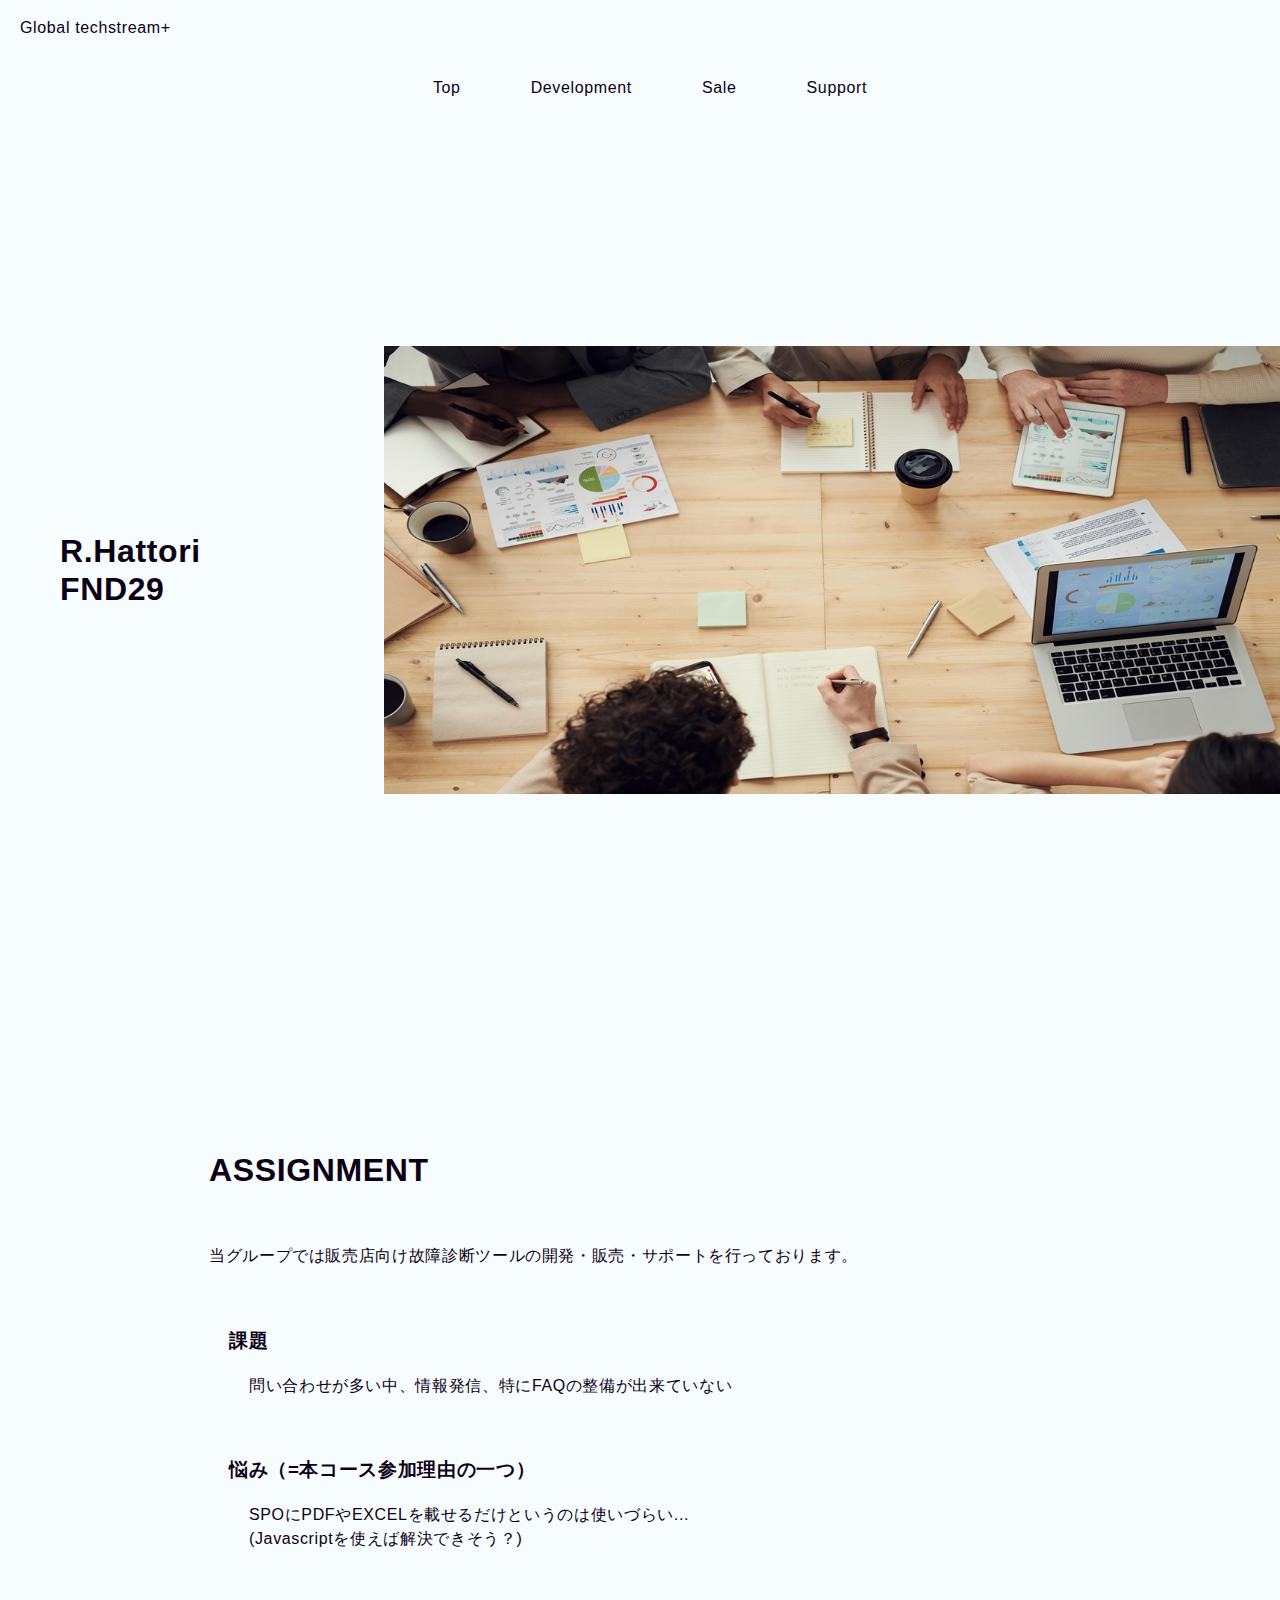
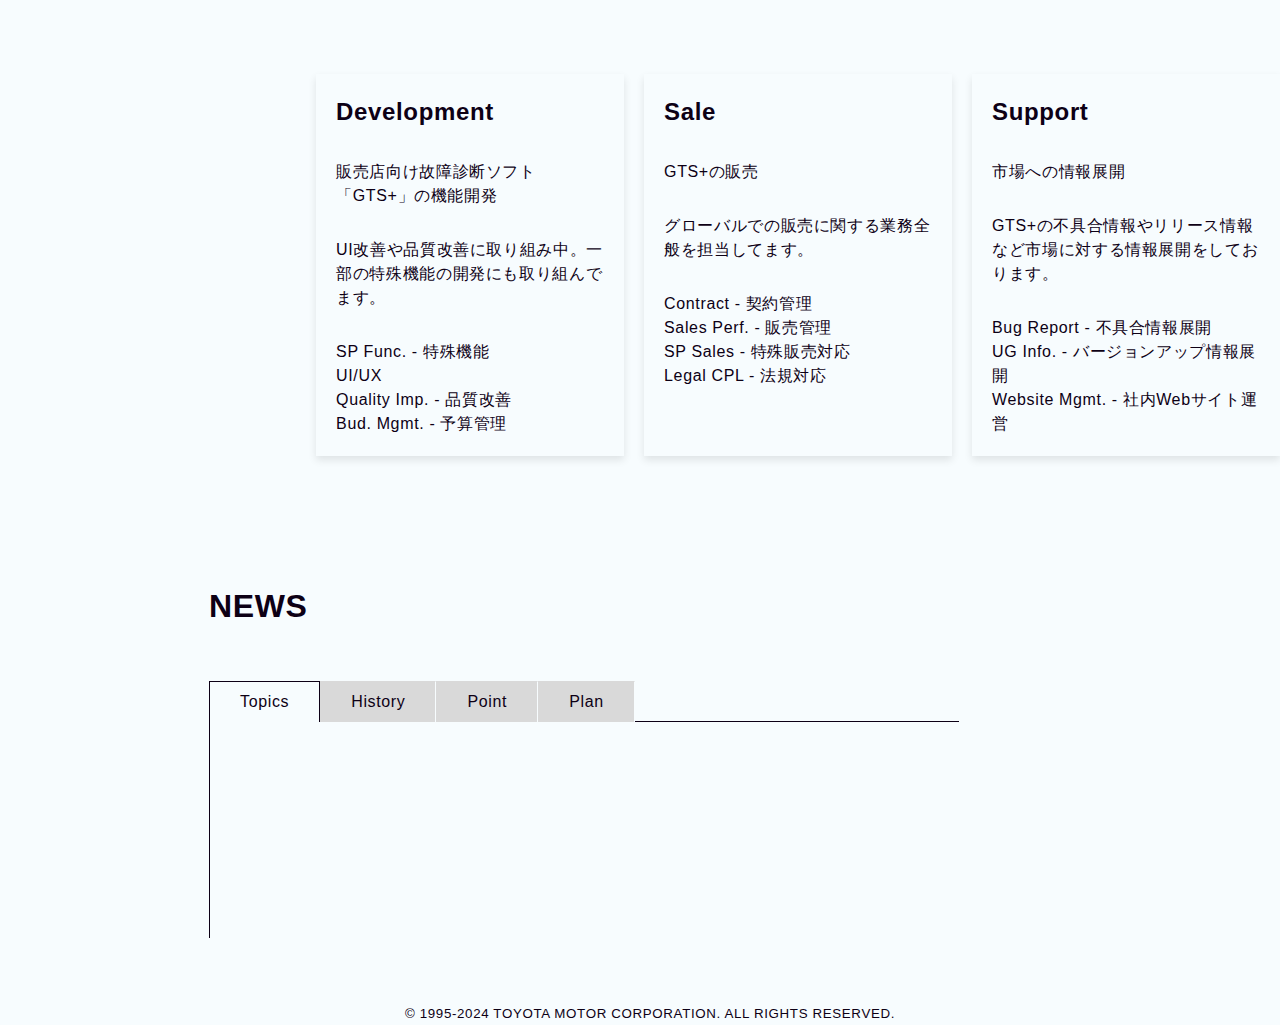
<file: index.html>
<!DOCTYPE html>
<html lang="ja">
<head>
    <meta charset="UTF-8">
    <meta name="description"  content="GIG基礎コース(FND29)のプレゼン資料です">
    <meta name="viewport" content="width=device-width, initial-scale=1.0">
    <title>DIG-自業務紹介</title>

    <link rel="stylesheet" href="css/style.css">
    <link rel="stylesheet" href="css/parts.css">
</head>
<body>
    <header class="header">
        <div class="headerLogo">
             <p>Global techstream+</p>
        </div>
        <nav class="headerNav">
            <ul class="headerNavMenu">
                <li class="headerNavMenuItem"><a href="#">Top</a>
                    <ul>
                        <li><a href="index.html">New</a></li>
                        <li><a href="old_Page.html">old Site</a></li>
                    </ul>
                </li>
                <li class="headerNavMenuItem"><a href="">Development</a>
                    <ul>
                        <li><a href="#">SP Func.</a></li>
                        <li><a href="#">UI/UX</a></li>
                        <li><a href="#">Quality Imp.</a></li>
                        <li><a href="#">Bud. Mgmt.</a></li>
                    </ul>
                </li>
                <li class="headerNavMenuItem"><a href="">Sale</a>
                    <ul>
                        <li><a href="#">Contract</a></li>
                        <li><a href="#">Sales Perf.</a></li>
                        <li><a href="#">SP Sales</a></li>
                        <li><a href="#">Legal CPL</a></li>
                    </ul>
                </li>
                <li class="headerNavMenuItem"><a href="">Support</a>
                    <ul>
                        <li><a href="#">Bug Report</a></li>
                        <li><a href="#">UG Info.</a></li>
                        <li><a href="#">Website Mgmt.</a></li>
                    </ul>
                </li>
            </ul>
        </nav>
    </header>
    <main class="main">
        <section class="mainHero">
            <div class="container">
                <div class="mainHeroHignlight">
                    <h1><strong>R.Hattori</strong><br>FND29</h1>
                </div>
                <figure class="mainHeroImg">
                    <img src="img/001.jpg" alt="hero" class="img-right">
                </figure>
            </div>
        </section>
        <section class="mainCard">
            <div class="mainCardSubject">
                <h2>Assignment</h2>
                <p class="mainCardSubjectExplain">
                    当グループでは販売店向け故障診断ツールの開発・販売・サポートを行っております。
                </p>
                <h3>課題</h3>
                <p>問い合わせが多い中、情報発信、特にFAQの整備が出来ていない</p>
                <h3>悩み（=本コース参加理由の一つ）</h3>
                <p>SPOにPDFやEXCELを載せるだけというのは使いづらい...<br>(Javascriptを使えば解決できそう？)</p>
            </div>
            
            <div class="mainCardArticle">
                <section class="mainCardSection">
                    <div>
                        <header>
                            <h3>Development</h3>
                            <p>販売店向け故障診断ソフト「GTS+」の機能開発</p>
                        </header>
                        <p>UI改善や品質改善に取り組み中。一部の特殊機能の開発にも取り組んでます。</p>
                        <ul>
                            <li>SP Func. - 特殊機能</li>
                            <li>UI/UX</li>
                            <li>Quality Imp. - 品質改善</li>
                            <li>Bud. Mgmt. - 予算管理</li>
                        </ul>
                    </div>
                </section>
                <section class="mainCardSection">
                    <div>
                        <header>
                            <h3>Sale</h3>
                            <p>GTS+の販売</p>
                        </header>
                        <p>グローバルでの販売に関する業務全般を担当してます。</p>
                        <ul>
                            <li>Contract - 契約管理</li>
                            <li>Sales Perf. - 販売管理</li>
                            <li>SP Sales - 特殊販売対応</li>
                            <li>Legal CPL - 法規対応</li>
                        </ul>
                    </div>
                </section>
                <section class="mainCardSection">
                    <div>
                        <header>
                            <h3>Support</h3>
                            <p>市場への情報展開</p>
                        </header>
                        <p>GTS+の不具合情報やリリース情報など市場に対する情報展開をしております。</p>
                        <ul>
                            <li>Bug Report - 不具合情報展開</a></li>
                            <li>UG Info. - バージョンアップ情報展開</a></li>
                            <li>Website Mgmt. - 社内Webサイト運営</li>
                        </ul>
                    </div>
                </section>
            </div>
        </section>
        <section class="mainTopic">
            <h2>News</h2>
            <div class="tabArea">
                <div>
                    <ul class="tab">
                        <li class="active"><a href="#topics">Topics</a></li>
                        <li><a href="#history">History</a></li>
                        <li><a href="#point">Point</a></li>
                        <li><a href="#plan">Plan</a></li>
                    </ul>
                    <div class="tabChoiceArea">
                        <div id="topics" class="area isActive">
                            <ul>
                            <li><a href="#"><time datetime="2024-08-08">2024.08.08</time>カクテルシェイカーでアイスコーヒーができることに気付く</a></li>
                            <li><a href="#"><time datetime="2024-08-01">2024.08.01</time>アイスコーヒーメーカーで冷茶が入れられることに気付く</a></li>
                            </ul>
                        </div>
                        <div id="history" class="area">
                            <ul>
                            <li><a href="#"><time datetime="2024-09-03">2024.09.03</time>プレゼン発表 & DIG基礎コース修了</a></li>
                            <li><a href="#"><time datetime="2024-08-23">2024.08.23</time>プレゼンを作り始める</a></li>
                            <li><a href="#"><time datetime="2024-07-31">2024.07.31</time>DIG基礎コース受講開始</a></li>
                            </ul>
                        </div>
                        <div id="point" class="area">
                            <ul>
                            <li><a href="#">■目標<br>社内Webサイトの改善</a></li>
                            <li><a href="#">■苦労した点<br>何が起こっているのかイメージしにくい</a></li>
                            <li><a href="#">■成長した点<br>世の中のコードを少し理解できるようになった</a></li>
                            <li><a href="#">■所感<br>実現したい機能が出来ると快感！</a></li>
                            </ul>
                        </div> 
                        <div id="plan" class="area">
                            <ul>
                            <li><a href="#"><time datetime="2024-10-02">2024.10.02</time>FAQページ検討開始</a></li>
                            <li><a href="#"><time datetime="2024-10-01">2024.10.01</time>新 社内向けWEBページ公開</a></li>
                            <li><a href="#"><time datetime="2024-09-09">2024.09.09</time>社内向けWEBページ改修検討開始</a></li>
                            </ul>
                        </div> 
                    </div> 
                </div>
            </div>
        </section>
    </main>
    <footer class="footer">
        <small>&copy; 1995-2024 TOYOTA MOTOR CORPORATION. ALL RIGHTS RESERVED.</small>
    </footer>
    <script src="js/script.js"></script>
</body>

</html>
</file>
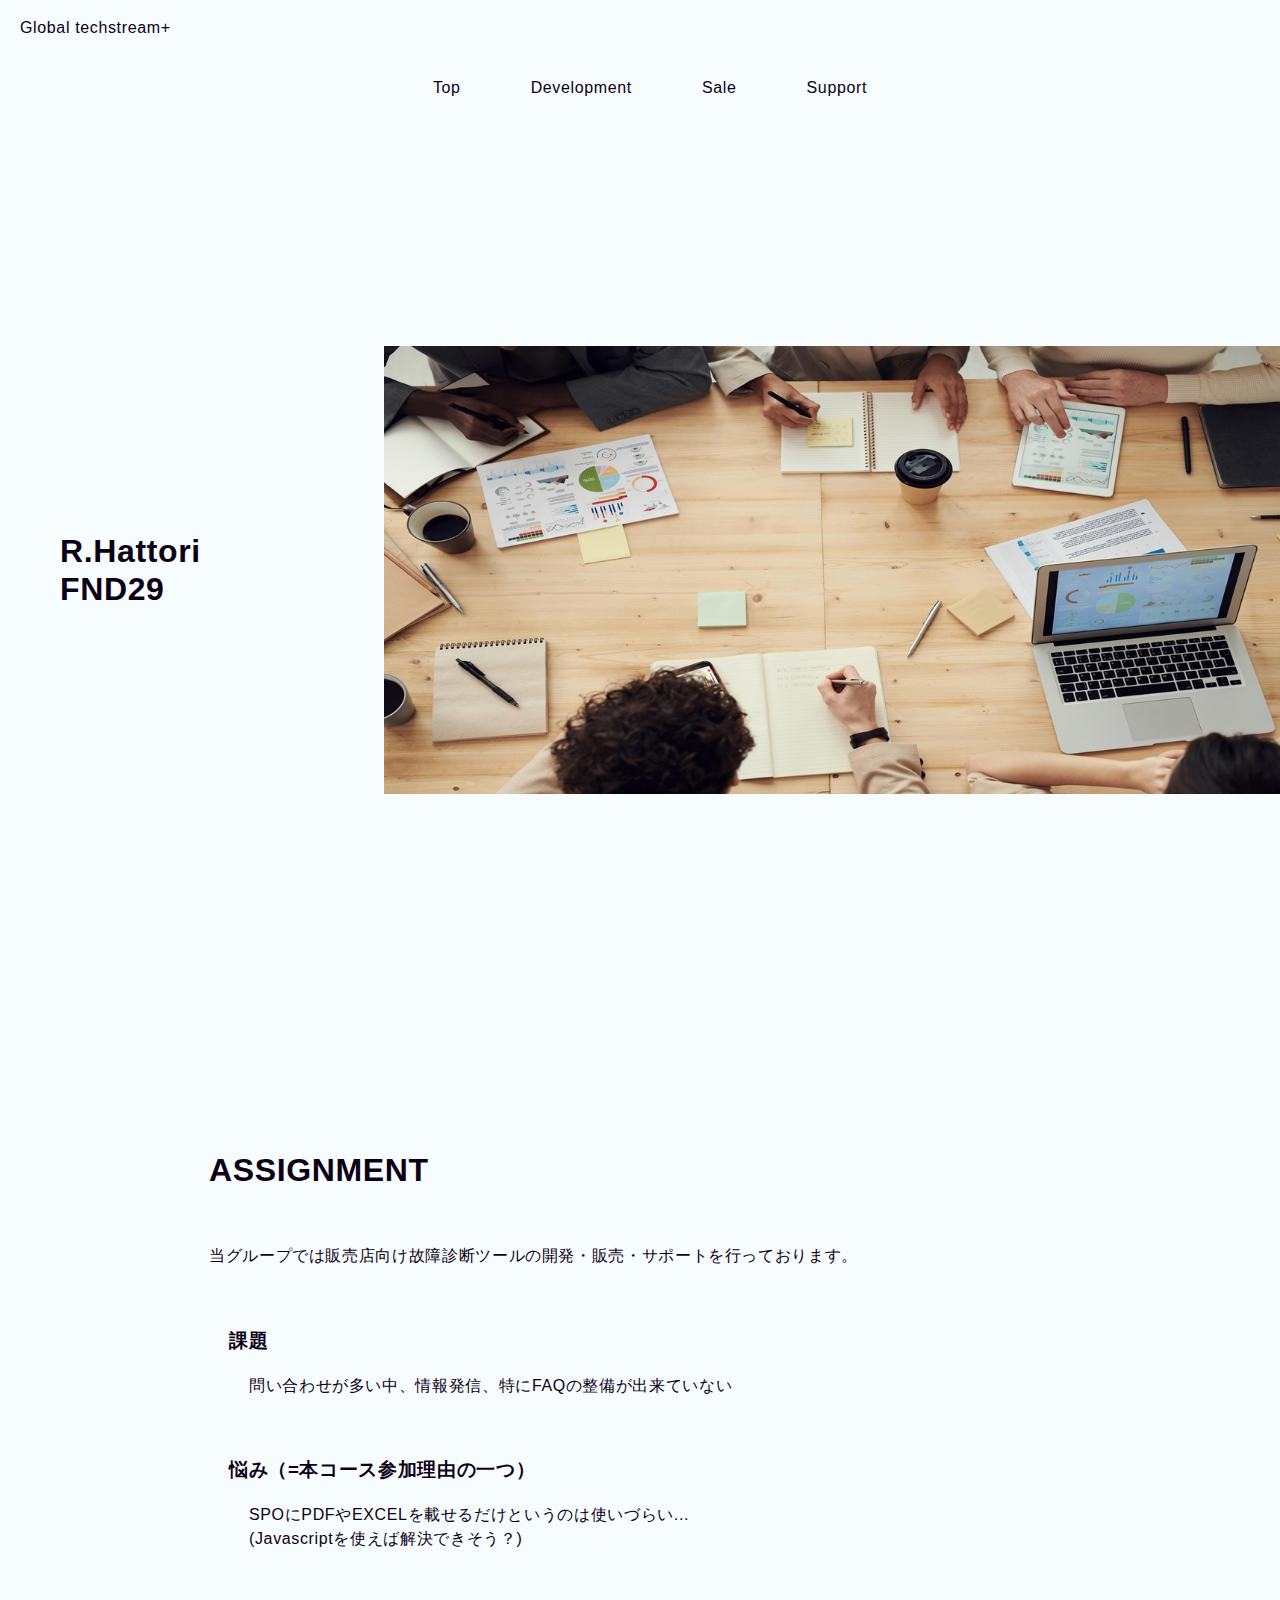
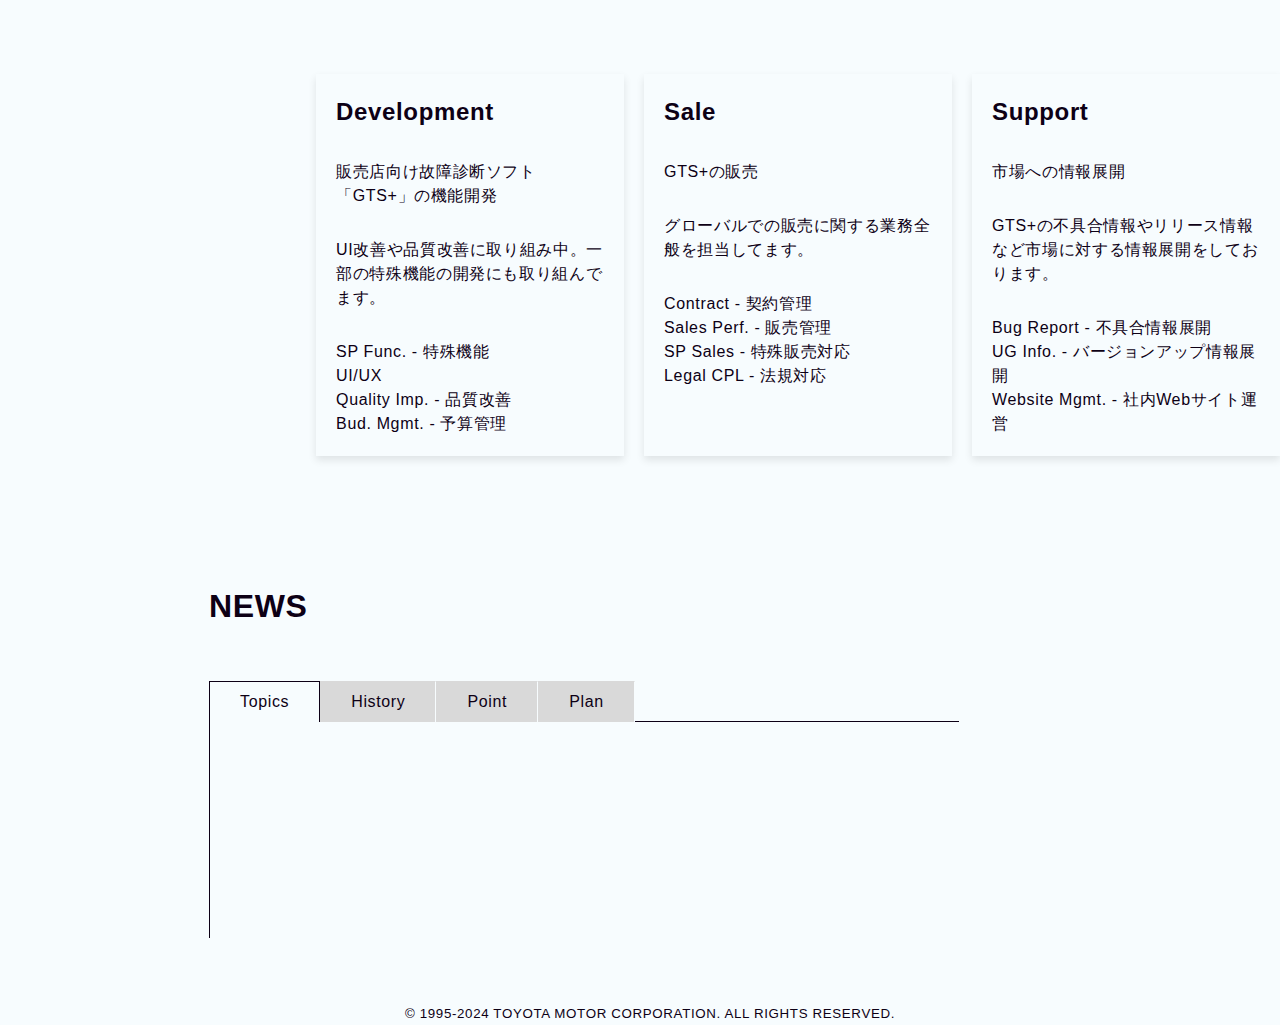
<file: old_Page.html>
<!DOCTYPE html>
<html lang="ja">
<head>
    <meta charset="UTF-8">
    <meta name="description"  content="GIG基礎コース(FND29)のプレゼン資料です">
    <meta name="viewport" content="width=device-width, initial-scale=1.0">
    <title>DIG-自業務紹介</title>

    <link rel="stylesheet" href="css/style.css">
    <link rel="stylesheet" href="css/parts.css">
</head>
<body>
    <header class="header">
        <div class="headerLogo">
             <p>Global techstream+</p>
        </div>
        <nav class="headerNav">
            <ul class="headerNavMenu">
                <li class="headerNavMenuItem"><a href="#">Top</a>
                    <ul>
                        <li><a href="index.html">New</a></li>
                        <li><a href="old_Page.html">old Site</a></li>
                    </ul>
                </li>
                <li class="headerNavMenuItem"><a href="">Development</a>
                    <ul>
                        <li><a href="#">SP Func.</a></li>
                        <li><a href="#">UI/UX</a></li>
                        <li><a href="#">Quality Imp.</a></li>
                        <li><a href="#">Bud. Mgmt.</a></li>
                    </ul>
                </li>
                <li class="headerNavMenuItem"><a href="">Sale</a>
                    <ul>
                        <li><a href="#">Contract</a></li>
                        <li><a href="#">Sales Perf.</a></li>
                        <li><a href="#">SP Sales</a></li>
                        <li><a href="#">Legal CPL</a></li>
                    </ul>
                </li>
                <li class="headerNavMenuItem"><a href="">Support</a>
                    <ul>
                        <li><a href="#">Bug Report</a></li>
                        <li><a href="#">UG Info.</a></li>
                        <li><a href="#">Website Mgmt.</a></li>
                    </ul>
                </li>
            </ul>
        </nav>
    </header>
    <main class="main">
        <section class="mainHero">
            <div class="container">
                <div class="mainHeroHignlight">
                    <h1><strong>R.Hattori</strong><br>FND29</h1>
                </div>
                <figure class="mainHeroImg">
                    <img src="img/001.jpg" alt="hero" class="img-right">
                </figure>
            </div>
        </section>
        <section class="mainCard">
            <div class="mainCardSubject">
                <h2>Assignment</h2>
                <p class="mainCardSubjectExplain">
                    当グループでは販売店向け故障診断ツールの開発・販売・サポートを行っております。
                </p>
                <h3>課題</h3>
                <p>問い合わせが多い中、情報発信、特にFAQの整備が出来ていない</p>
                <h3>悩み（=本コース参加理由の一つ）</h3>
                <p>SPOにPDFやEXCELを載せるだけというのは使いづらい...<br>(Javascriptを使えば解決できそう？)</p>
            </div>
            
            <div class="mainCardArticle">
                <section class="mainCardSection">
                    <div>
                        <header>
                            <h3>Development</h3>
                            <p>販売店向け故障診断ソフト「GTS+」の機能開発</p>
                        </header>
                        <p>UI改善や品質改善に取り組み中。一部の特殊機能の開発にも取り組んでます。</p>
                        <ul>
                            <li>SP Func. - 特殊機能</li>
                            <li>UI/UX</li>
                            <li>Quality Imp. - 品質改善</li>
                            <li>Bud. Mgmt. - 予算管理</li>
                        </ul>
                    </div>
                </section>
                <section class="mainCardSection">
                    <div>
                        <header>
                            <h3>Sale</h3>
                            <p>GTS+の販売</p>
                        </header>
                        <p>グローバルでの販売に関する業務全般を担当してます。</p>
                        <ul>
                            <li>Contract - 契約管理</li>
                            <li>Sales Perf. - 販売管理</li>
                            <li>SP Sales - 特殊販売対応</li>
                            <li>Legal CPL - 法規対応</li>
                        </ul>
                    </div>
                </section>
                <section class="mainCardSection">
                    <div>
                        <header>
                            <h3>Support</h3>
                            <p>市場への情報展開</p>
                        </header>
                        <p>GTS+の不具合情報やリリース情報など市場に対する情報展開をしております。</p>
                        <ul>
                            <li>Bug Report - 不具合情報展開</a></li>
                            <li>UG Info. - バージョンアップ情報展開</a></li>
                            <li>Website Mgmt. - 社内Webサイト運営</li>
                        </ul>
                    </div>
                </section>
            </div>
        </section>
        <section class="mainTopic">
            <h2>News</h2>
            <div class="tabArea">
                <div>
                    <ul class="tab">
                        <li class="active"><a href="#topics">Topics</a></li>
                        <li><a href="#history">History</a></li>
                        <li><a href="#point">Point</a></li>
                        <li><a href="#plan">Plan</a></li>
                    </ul>
                    <div class="tabChoiceArea">
                        <div id="topics" class="area isActive">
                            <ul>
                            <li><a href="#"><time datetime="2024-08-08">2024.08.08</time>カクテルシェイカーでアイスコーヒーができることに気付く</a></li>
                            <li><a href="#"><time datetime="2024-08-01">2024.08.01</time>アイスコーヒーメーカーで冷茶が入れられることに気付く</a></li>
                            </ul>
                        </div>
                        <div id="history" class="area">
                            <ul>
                            <li><a href="#"><time datetime="2024-09-03">2024.09.03</time>プレゼン発表 & DIG基礎コース修了</a></li>
                            <li><a href="#"><time datetime="2024-08-23">2024.08.23</time>プレゼンを作り始める</a></li>
                            <li><a href="#"><time datetime="2024-07-31">2024.07.31</time>DIG基礎コース受講開始</a></li>
                            </ul>
                        </div>
                        <div id="point" class="area">
                            <ul>
                            <li><a href="#">■目標<br>社内Webサイトの改善</a></li>
                            <li><a href="#">■苦労した点<br>何が起こっているのかイメージしにくい</a></li>
                            <li><a href="#">■成長した点<br>世の中のコードを少し理解できるようになった</a></li>
                            <li><a href="#">■所感<br>実現したい機能が出来ると快感！</a></li>
                            </ul>
                        </div> 
                        <div id="plan" class="area">
                            <ul>
                            <li><a href="#"><time datetime="2024-10-02">2024.10.02</time>FAQページ検討開始</a></li>
                            <li><a href="#"><time datetime="2024-10-01">2024.10.01</time>新 社内向けWEBページ公開</a></li>
                            <li><a href="#"><time datetime="2024-09-09">2024.09.09</time>社内向けWEBページ改修検討開始</a></li>
                            </ul>
                        </div> 
                    </div> 
                </div>
            </div>
        </section>
    </main>
    <footer class="footer">
        <small>&copy; 1995-2024 TOYOTA MOTOR CORPORATION. ALL RIGHTS RESERVED.</small>
    </footer>
<!--     <script src="js/script.js"></script> -->
</body>

</html>
</file>
<file: css/style.css>
body{
	-webkit-font-smoothing: antialiased;
	-webkit-text-size-adjust: 100%; 
    background: #f7fcfe;
	color: #0d0015;
    font-family: "SF Pro", -apple-system, BlinkMacSystemFont, "Hiragino Kaku Gothic ProN", "Meiryo", sans-serif;
	font-size:1rem;
	line-height:1.85;
    letter-spacing: .04em;
    line-height: 1.5;
    margin: 0;
    overflow-wrap: break-word;
    padding-left: 20px;
}

*{box-sizing: border-box;}

ul{
	margin:0;
	padding: 0;
	list-style: none;
}

a{
	color: #0d0015;
	text-decoration: none;
    outline: none;
}

.mainHeroImg{
    width: 100%;
    margin: 0;
}

.img-right{
    margin-left: auto;
    width: 70vw;
    display:block;
}

.container {
    position: relative;
    height: 100vh;
    display: flex;
    align-items: center;
    overflow-x: hidden;
    justify-content: flex-end;
    padding-left: 20px;
}

h2{
    font-size: 2rem;
    margin: 0 0 50px 0;
    text-transform: uppercase;
}

h1 {
    font-size: 2rem;
    margin: 0;
    line-height: 1.2;
}

/* heroArea */

.mainHero{
    position: relative;
    height: 100vh;
    align-items: center;
    padding-left: 20px;
    margin-left: 0;
}

.main-hero-highlight {
    position: absolute;
    top: 50%;
    left: 0%;
    padding-left: 20px;
    transform: translate(-50%, -50%);
    text-align: left;
    z-index: 10;
    padding-right: 20px; 
}

/* cardArea */

.mainCard{
    padding: 10% 0 10% 15%;
}


.mainCard .mainCardSection {
    flex: 1;
    min-width: 30%;
    box-shadow: 0 4px 8px rgba(0, 0, 0, 0.1);
    padding: 20px;
}

.mainCard .mainCardSubject .mainCardSubjectExplain{
    padding-left: 0px;
}

.mainCard .mainCardSubject h3{
    padding: 40px 0 0 20px ;
}

.mainCard .mainCardSubject p{
    padding-left: 40px;
}

.mainCard .mainCardArticle{
    display: flex;
    justify-content: space-between;
    flex-wrap: wrap;
    padding:10% 0 0 10%;
    position: relative;
    gap: 20px;
}

.mainCard .mainCardArticle section{
    width:30%;
}

.mainCard .mainCardArticle section h3{
    font-size:1.5rem;
    margin: 0 0 30px 0;
}

.mainCard .mainCardArticle section p{
    margin: 0 0 30px 0;
}

/* NewsArea */

.mainTopic{
    padding: 0 0 5% 15%;
}

.mainTopic .area li{
    padding: 20px 0;
}

.mainTopic .area time{
    display: block;
    color: #0d0015;
}

.mainTopic .tab{
    position: relative;
    top:1px;
}

.mainTopic .tabChoiceArea{
    border-top:1px solid #0d0015;
    border-left:1px solid #0d0015;
}

/* footer */

footer{
    text-align: center;
}
</file>
<file: css/parts.css>
nav ul{
	list-style: none;
	display: flex;
	justify-content: center;
}
nav ul ul{
	display: block;
}

nav ul li{
	position: relative;
}

nav ul li a{
	display: block;
	text-decoration: none;
	color: #0d0015;
	padding:20px 35px;
	transition:all .3s;
}

nav ul li li a{
	padding:10px 35px;
}

nav ul li a:hover{
	color:#0d0015;	
}

nav li.headerNavMenuItem ul{
	position: absolute;
	left:0;
	top:62px;
	z-index: 4;
	background:rgba(100, 145, 200, 0.1);
	width:180px;
	visibility: hidden;
	opacity: 0;
	transition: all .3s;
}

nav li.headerNavMenuItem:hover > ul,
nav li.headerNavMenuItem ul li:hover > ul,
nav li.headerNavMenuItem:active > ul,
nav li.headerNavMenuItem ul li:active > ul{
  visibility: visible;
  opacity: 1;
}

nav li.headerNavMenuItem ul li a{
	color: #0d0015;
	border-bottom:solid 1px #f7fcfe;
}

nav li.headerNavMenuItem ul li:last-child a{
	border-bottom:none;
}

nav li.headerNavMenuItem ul li a:hover,
nav li.headerNavMenuItem ul li a:active{
	background:rgba(100, 145, 200, 0.1);
}


.tabArea{
    width: 70%;
}

.tab{
	display: flex;
	flex-wrap: wrap;
}

.tab li{
    text-align: center;
    white-space: nowrap;
}

.tab li a{
	display: block;
    border-top:transparent 1px solid;
    border-right:#f7fcfe 1px solid;
    border-left:transparent 1px solid;
	padding:8px 30px;
    background:#d9d9d9;
}


.tab li.active a{
    background: #f7fcfe;
    border-top:#0d0015 1px solid;
	border-color:#0d0015;
}

.area {
	display: none;
	opacity: 0;
    padding: 20px 40px;
}

.area.isActive {
    display: block;
    animation-name: displayAnime;
    animation-duration: 2s;
    animation-fill-mode: forwards;
}

@keyframes displayAnime{
	from {
		opacity: 0;
	}
	to {
		opacity: 1;
	}
}
</file>
